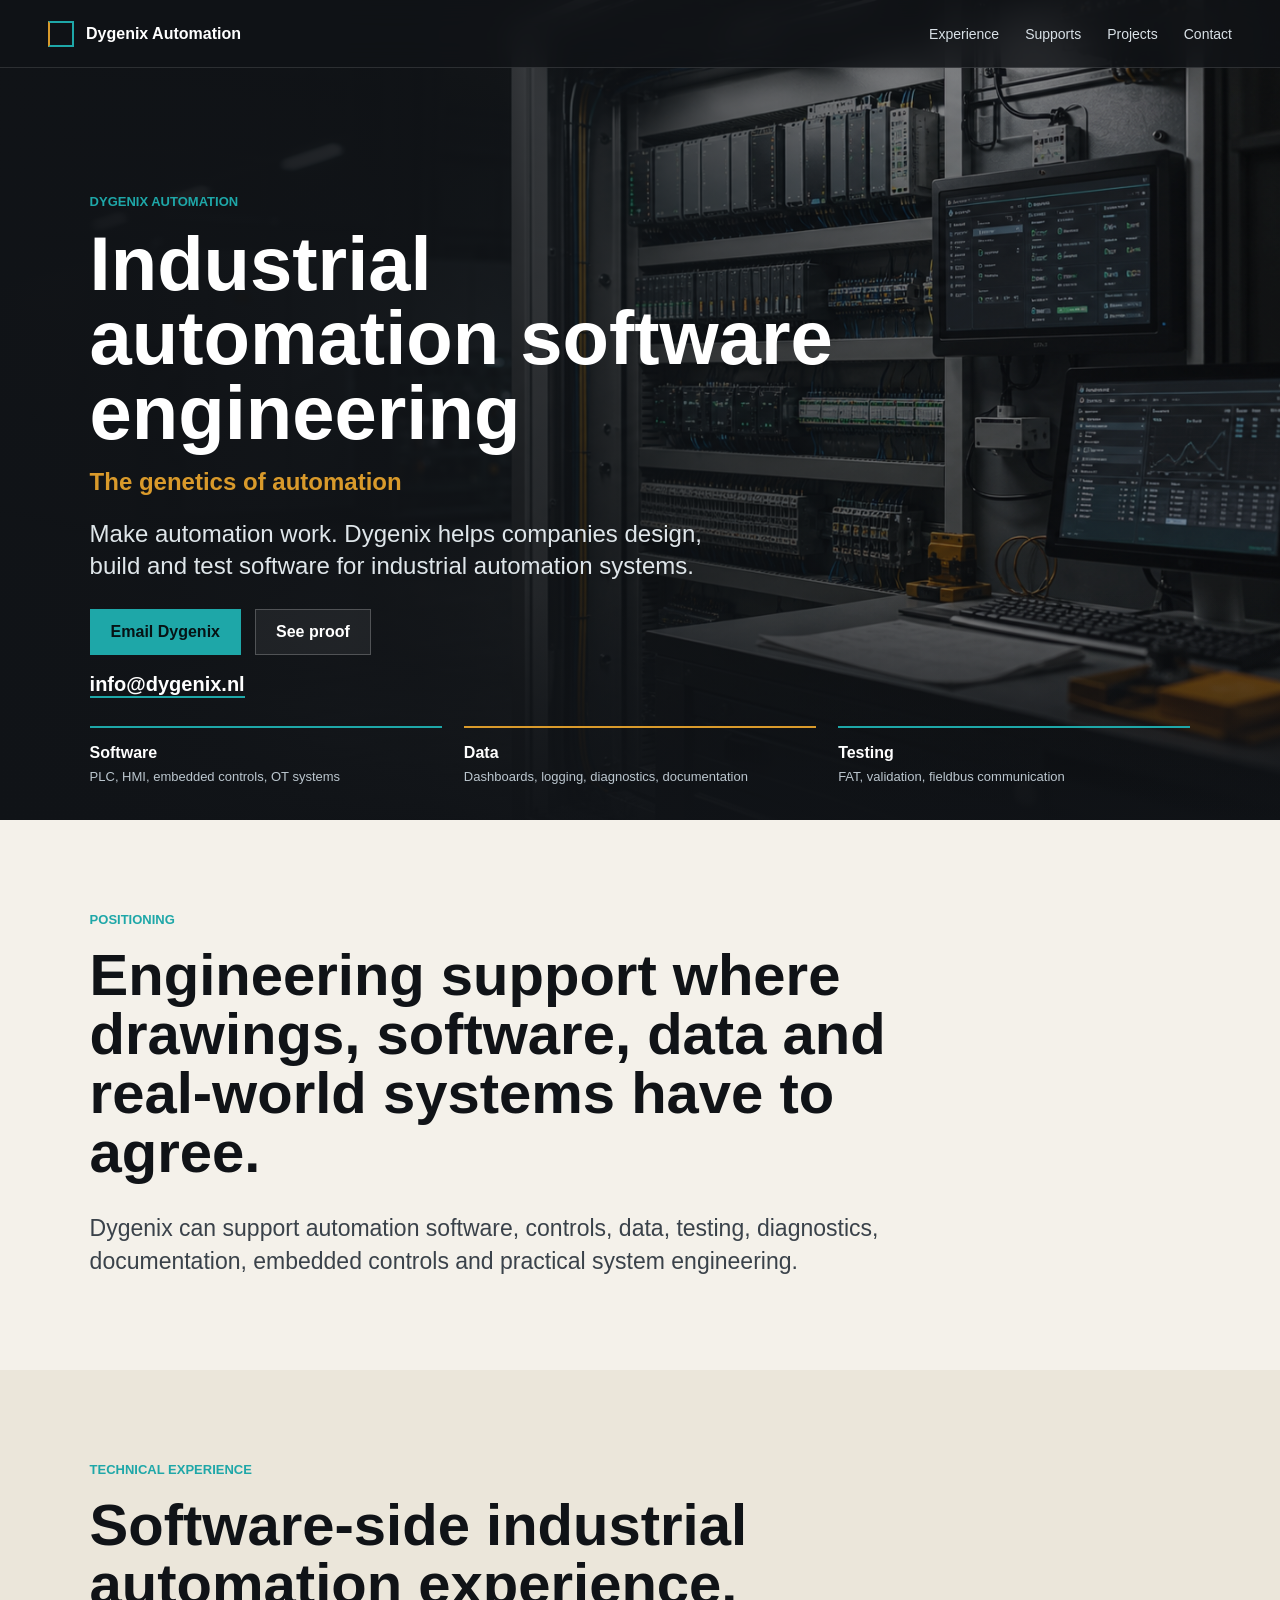
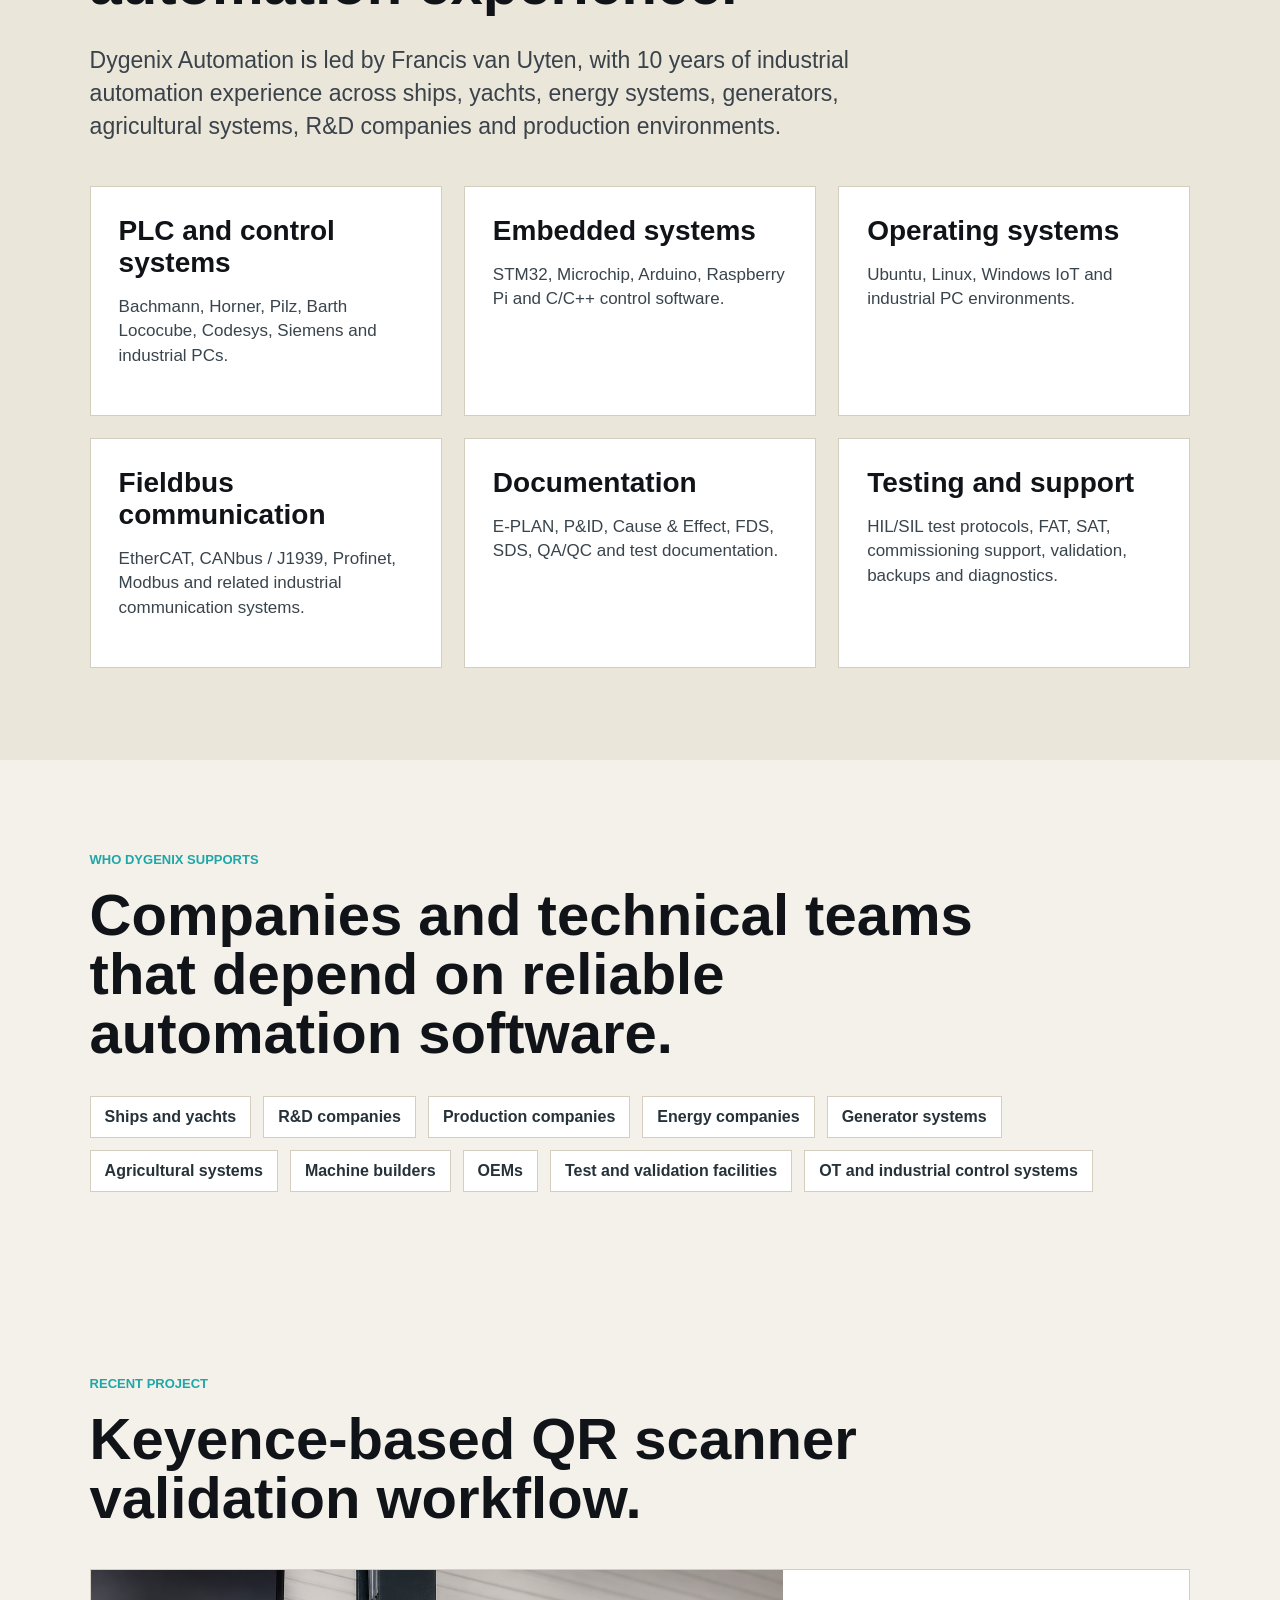
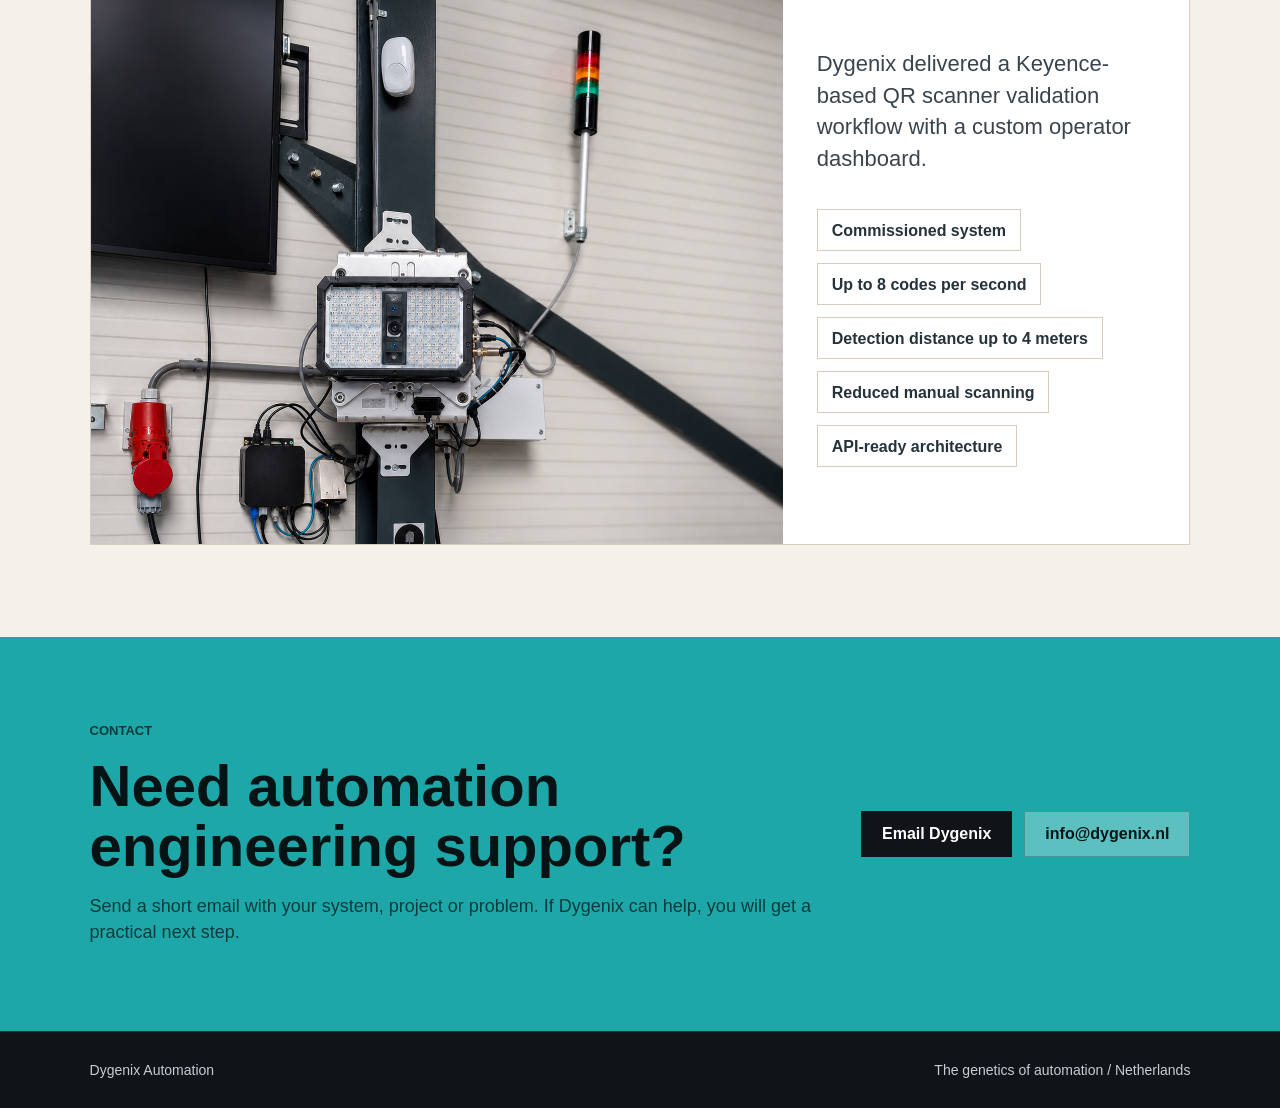
<file: index.html>
<!doctype html>
<html lang="en">
<head>
  <meta charset="utf-8">
  <meta name="viewport" content="width=device-width, initial-scale=1">
  <title>Dygenix Automation</title>
  <meta name="description" content="PLC, HMI, OT and industrial data support for automation systems that need to work reliably in the real world.">
  <link rel="stylesheet" href="styles.css?v=20260612">
</head>
<body>
  <header class="site-header">
    <a class="brand" href="#top" aria-label="Dygenix Automation home">
      <span class="brand-mark"></span>
      <span>Dygenix Automation</span>
    </a>
    <nav aria-label="Main navigation">
      <a href="#experience">Experience</a>
      <a href="#who">Supports</a>
      <a href="#projects">Projects</a>
      <a href="#contact">Contact</a>
    </nav>
  </header>

  <main id="top">
    <section class="hero" aria-labelledby="hero-title">
      <img src="assets/dygenix-industrial-hero.png" alt="Industrial control cabinet and automation engineering workspace" class="hero-image">
      <div class="hero-overlay"></div>
      <div class="hero-content">
        <p class="eyebrow">Dygenix Automation</p>
        <h1 id="hero-title">Industrial automation software engineering</h1>
        <p class="tagline">The genetics of automation</p>
        <p class="hero-copy">Make automation work. Dygenix helps companies design, build and test software for industrial automation systems.</p>
        <div class="hero-actions" aria-label="Primary actions">
          <a class="button primary" href="mailto:info@dygenix.nl">Email Dygenix</a>
          <a class="button secondary" href="#projects">See proof</a>
        </div>
        <a class="hero-email" href="mailto:info@dygenix.nl">info@dygenix.nl</a>
      </div>
      <div class="hero-rail" aria-label="Core capabilities">
        <div><strong>Software</strong><span>PLC, HMI, embedded controls, OT systems</span></div>
        <div><strong>Data</strong><span>Dashboards, logging, diagnostics, documentation</span></div>
        <div><strong>Testing</strong><span>FAT, validation, fieldbus communication</span></div>
      </div>
    </section>

    <section class="intro section">
      <div class="section-head">
        <p class="eyebrow">Positioning</p>
        <h2>Engineering support where drawings, software, data and real-world systems have to agree.</h2>
      </div>
      <p class="lead">Dygenix can support automation software, controls, data, testing, diagnostics, documentation, embedded controls and practical system engineering.</p>
    </section>

    <section id="experience" class="section evidence">
      <div class="section-head">
        <p class="eyebrow">Technical experience</p>
        <h2>Software-side industrial automation experience.</h2>
      </div>
      <p class="lead">Dygenix Automation is led by Francis van Uyten, with 10 years of industrial automation experience across ships, yachts, energy systems, generators, agricultural systems, R&amp;D companies and production environments.</p>
      <div class="experience-grid">
        <article><h3>PLC and control systems</h3><p>Bachmann, Horner, Pilz, Barth Lococube, Codesys, Siemens and industrial PCs.</p></article>
        <article><h3>Embedded systems</h3><p>STM32, Microchip, Arduino, Raspberry Pi and C/C++ control software.</p></article>
        <article><h3>Operating systems</h3><p>Ubuntu, Linux, Windows IoT and industrial PC environments.</p></article>
        <article><h3>Fieldbus communication</h3><p>EtherCAT, CANbus / J1939, Profinet, Modbus and related industrial communication systems.</p></article>
        <article><h3>Documentation</h3><p>E-PLAN, P&amp;ID, Cause &amp; Effect, FDS, SDS, QA/QC and test documentation.</p></article>
        <article><h3>Testing and support</h3><p>HIL/SIL test protocols, FAT, SAT, commissioning support, validation, backups and diagnostics.</p></article>
      </div>
    </section>

    <section id="who" class="section who">
      <div class="section-head">
        <p class="eyebrow">Who Dygenix supports</p>
        <h2>Companies and technical teams that depend on reliable automation software.</h2>
      </div>
      <div class="system-list" aria-label="Systems and teams Dygenix supports">
        <span>Ships and yachts</span>
        <span>R&amp;D companies</span>
        <span>Production companies</span>
        <span>Energy companies</span>
        <span>Generator systems</span>
        <span>Agricultural systems</span>
        <span>Machine builders</span>
        <span>OEMs</span>
        <span>Test and validation facilities</span>
        <span>OT and industrial control systems</span>
      </div>
    </section>

    <section id="projects" class="section projects">
      <div class="section-head">
        <p class="eyebrow">Recent project</p>
        <h2>Keyence-based QR scanner validation workflow.</h2>
      </div>
      <article class="project-proof">
        <figure class="project-proof-photo">
          <img src="assets/projects/qr-scanner-system-enhanced.png" alt="Keyence-based QR scanner system overview">
        </figure>
        <div class="project-proof-copy">
          <p>Dygenix delivered a Keyence-based QR scanner validation workflow with a custom operator dashboard.</p>
          <ul class="result-list">
            <li>Commissioned system</li>
            <li>Up to 8 codes per second</li>
            <li>Detection distance up to 4 meters</li>
            <li>Reduced manual scanning</li>
            <li>API-ready architecture</li>
          </ul>
        </div>
      </article>
    </section>

    <section id="contact" class="contact">
      <div>
        <p class="eyebrow">Contact</p>
        <h2>Need automation engineering support?</h2>
        <p class="contact-next">Send a short email with your system, project or problem. If Dygenix can help, you will get a practical next step.</p>
      </div>
      <div class="contact-actions">
        <a class="button primary" href="mailto:info@dygenix.nl">Email Dygenix</a>
        <a class="button contact-email" href="mailto:info@dygenix.nl">info@dygenix.nl</a>
      </div>
    </section>
  </main>

  <footer class="footer">
    <span>Dygenix Automation</span>
    <span>The genetics of automation / Netherlands</span>
  </footer>
</body>
</html>
</file>
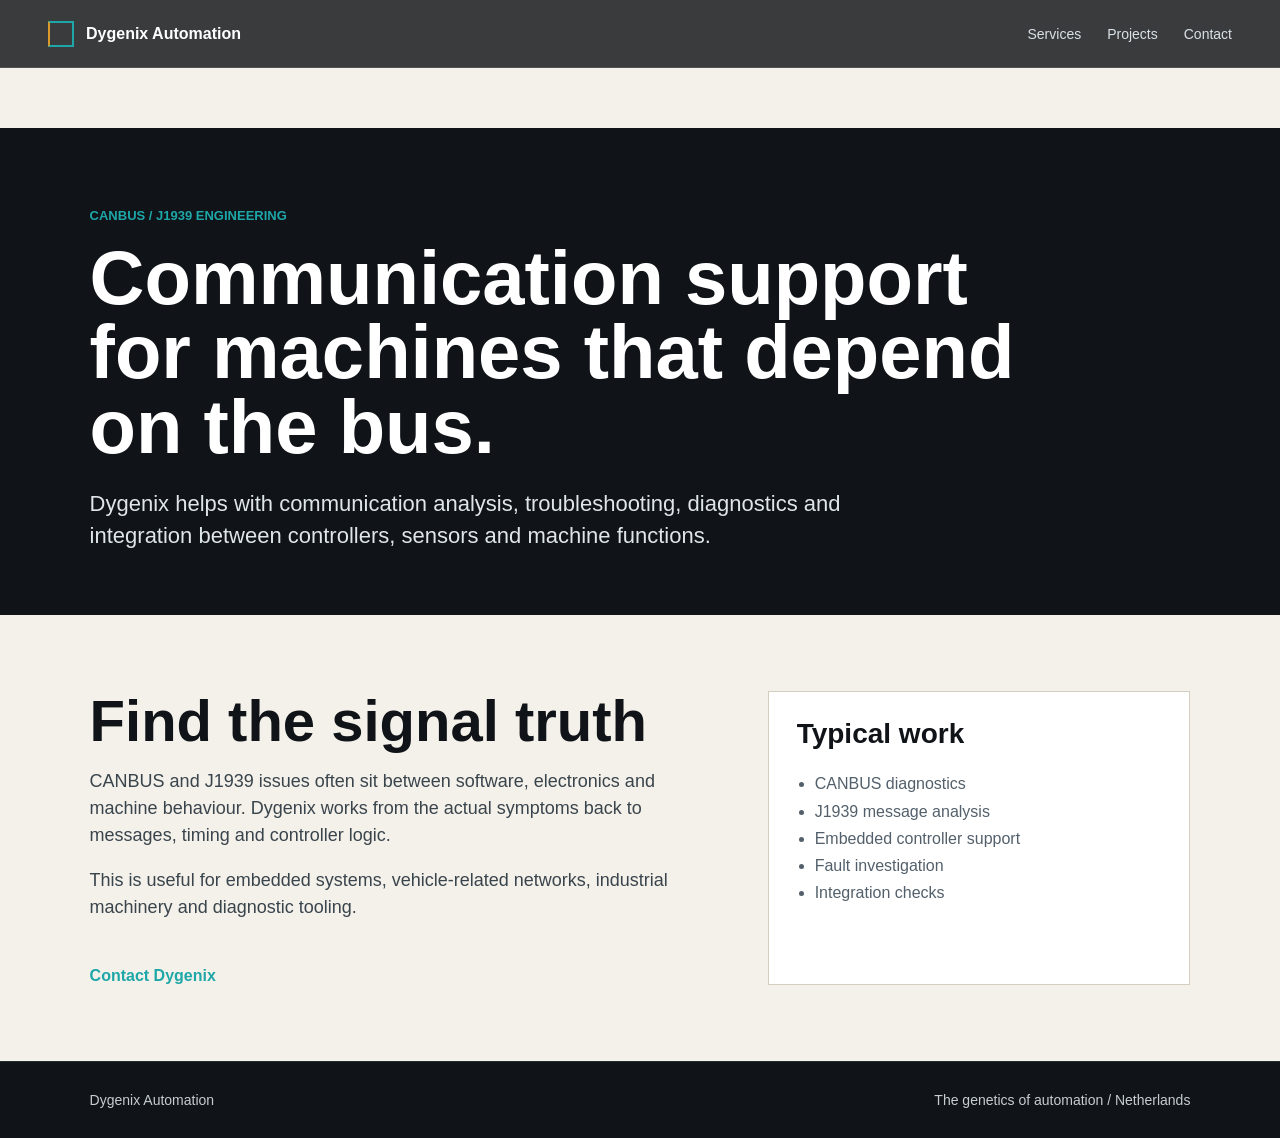
<file: services/canbus-j1939-engineering.html>
<!doctype html>
<html lang="en">
<head>
  <meta charset="utf-8">
  <meta name="viewport" content="width=device-width, initial-scale=1">
  <title>CANBUS / J1939 Engineering | Dygenix Automation</title>
  <meta name="description" content="CANBUS and J1939 diagnostics, troubleshooting and integration support for machines, vehicles and industrial systems.">
  <link rel="stylesheet" href="../styles.css">
</head>
<body>
  <header class="site-header">
    <a class="brand" href="../index.html#top" aria-label="Dygenix Automation home"><span class="brand-mark"></span><span>Dygenix Automation</span></a>
    <nav aria-label="Main navigation"><a href="../index.html#services">Services</a><a href="../index.html#projects">Projects</a><a href="../index.html#contact">Contact</a></nav>
  </header>
  <main class="service-page">
    <section class="service-hero">
      <p class="eyebrow">CANBUS / J1939 Engineering</p>
      <h1>Communication support for machines that depend on the bus.</h1>
      <p>Dygenix helps with communication analysis, troubleshooting, diagnostics and integration between controllers, sensors and machine functions.</p>
    </section>
    <section class="service-detail">
      <div>
        <h2>Find the signal truth</h2>
        <p>CANBUS and J1939 issues often sit between software, electronics and machine behaviour. Dygenix works from the actual symptoms back to messages, timing and controller logic.</p>
        <p>This is useful for embedded systems, vehicle-related networks, industrial machinery and diagnostic tooling.</p>
        <a class="back-link" href="../index.html#contact">Contact Dygenix</a>
      </div>
      <aside class="service-aside">
        <h2>Typical work</h2>
        <ul>
          <li>CANBUS diagnostics</li>
          <li>J1939 message analysis</li>
          <li>Embedded controller support</li>
          <li>Fault investigation</li>
          <li>Integration checks</li>
        </ul>
      </aside>
    </section>
  </main>
  <footer class="footer"><span>Dygenix Automation</span><span>The genetics of automation / Netherlands</span></footer>
</body>
</html>
</file>
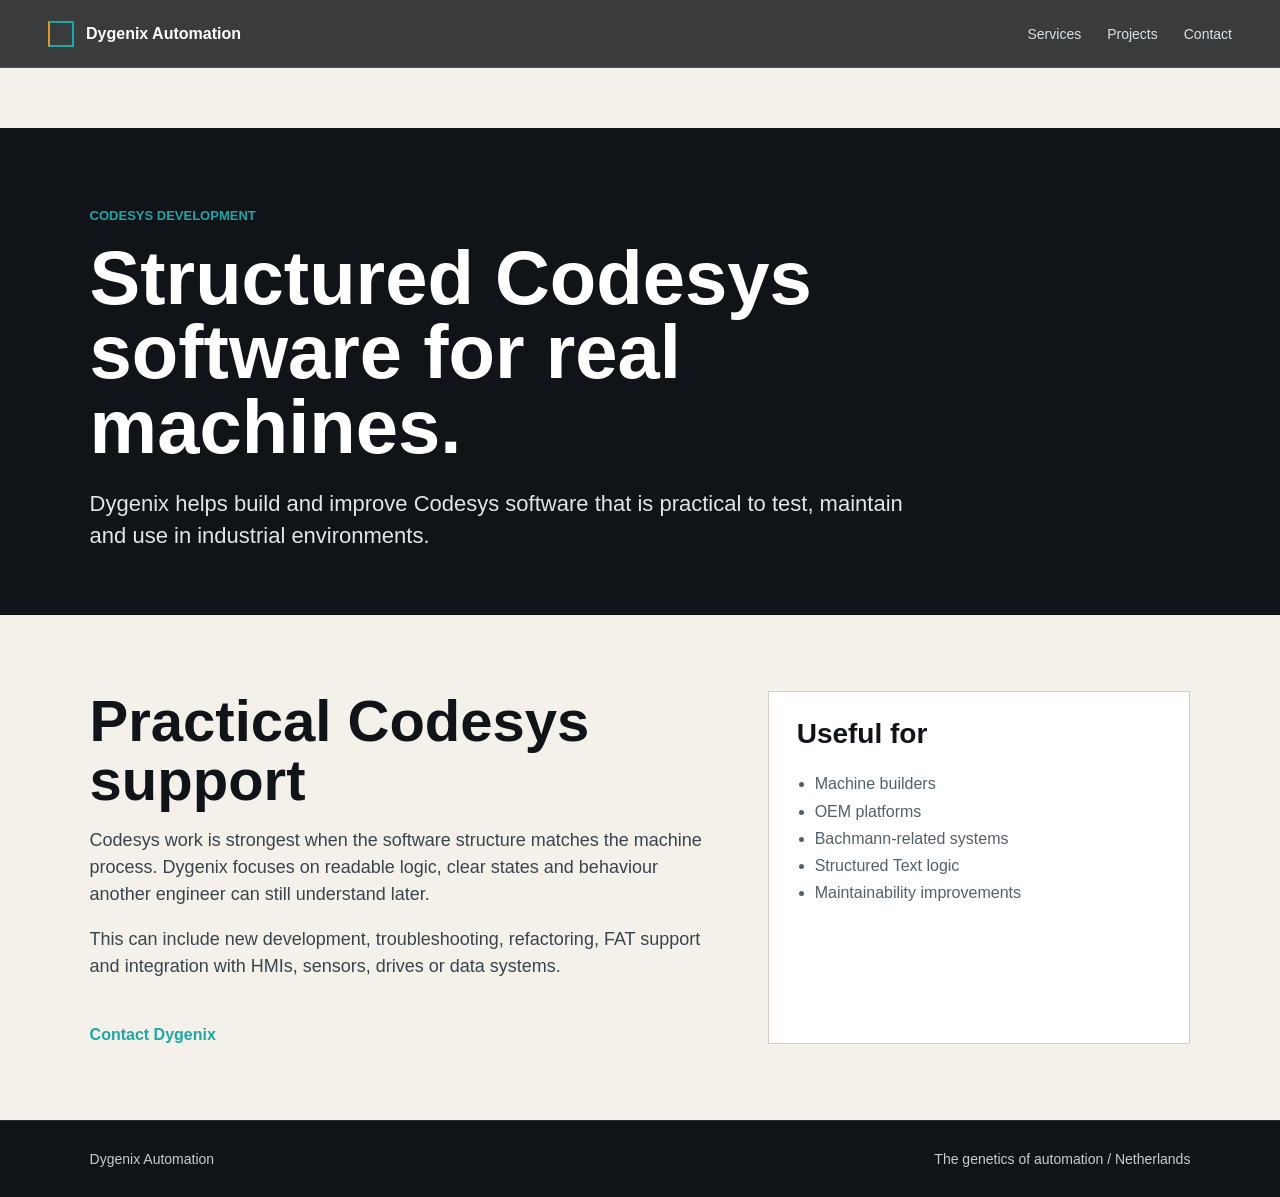
<file: services/codesys-development.html>
<!doctype html>
<html lang="en">
<head>
  <meta charset="utf-8">
  <meta name="viewport" content="width=device-width, initial-scale=1">
  <title>Codesys Programmer | Dygenix Automation</title>
  <meta name="description" content="Codesys development for machine control, automation platforms and industrial applications.">
  <link rel="stylesheet" href="../styles.css">
</head>
<body>
  <header class="site-header">
    <a class="brand" href="../index.html#top" aria-label="Dygenix Automation home"><span class="brand-mark"></span><span>Dygenix Automation</span></a>
    <nav aria-label="Main navigation"><a href="../index.html#services">Services</a><a href="../index.html#projects">Projects</a><a href="../index.html#contact">Contact</a></nav>
  </header>
  <main class="service-page">
    <section class="service-hero">
      <p class="eyebrow">Codesys Development</p>
      <h1>Structured Codesys software for real machines.</h1>
      <p>Dygenix helps build and improve Codesys software that is practical to test, maintain and use in industrial environments.</p>
    </section>
    <section class="service-detail">
      <div>
        <h2>Practical Codesys support</h2>
        <p>Codesys work is strongest when the software structure matches the machine process. Dygenix focuses on readable logic, clear states and behaviour another engineer can still understand later.</p>
        <p>This can include new development, troubleshooting, refactoring, FAT support and integration with HMIs, sensors, drives or data systems.</p>
        <a class="back-link" href="../index.html#contact">Contact Dygenix</a>
      </div>
      <aside class="service-aside">
        <h2>Useful for</h2>
        <ul>
          <li>Machine builders</li>
          <li>OEM platforms</li>
          <li>Bachmann-related systems</li>
          <li>Structured Text logic</li>
          <li>Maintainability improvements</li>
        </ul>
      </aside>
    </section>
  </main>
  <footer class="footer"><span>Dygenix Automation</span><span>The genetics of automation / Netherlands</span></footer>
</body>
</html>
</file>
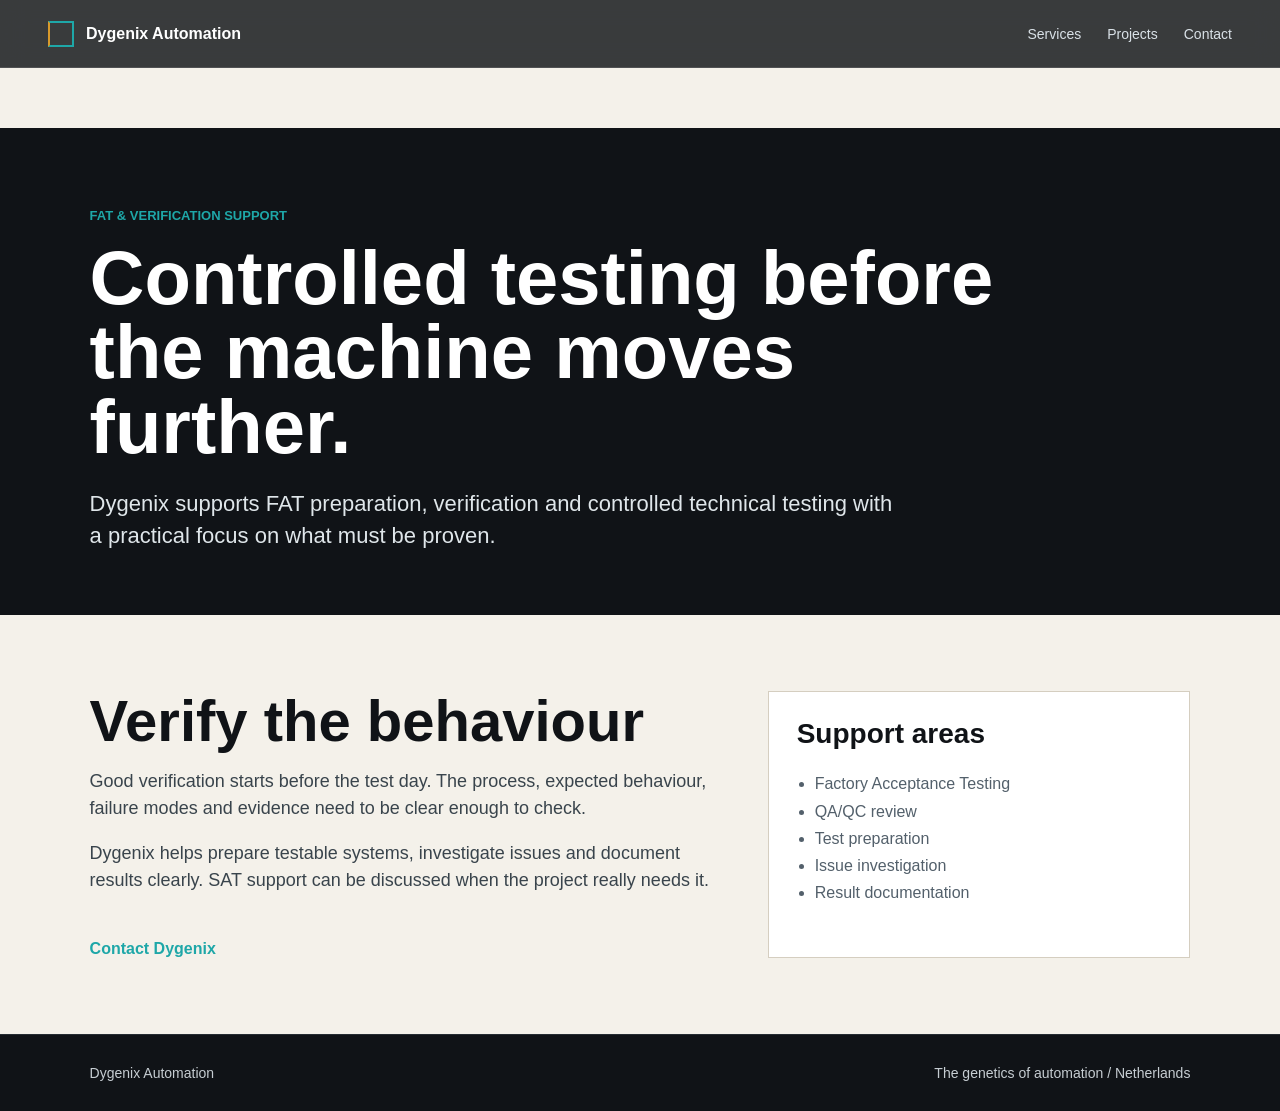
<file: services/fat-verification-support.html>
<!doctype html>
<html lang="en">
<head>
  <meta charset="utf-8">
  <meta name="viewport" content="width=device-width, initial-scale=1">
  <title>FAT & Verification Support | Dygenix Automation</title>
  <meta name="description" content="Factory Acceptance Testing, QA/QC and controlled verification support for industrial automation systems.">
  <link rel="stylesheet" href="../styles.css">
</head>
<body>
  <header class="site-header">
    <a class="brand" href="../index.html#top" aria-label="Dygenix Automation home"><span class="brand-mark"></span><span>Dygenix Automation</span></a>
    <nav aria-label="Main navigation"><a href="../index.html#services">Services</a><a href="../index.html#projects">Projects</a><a href="../index.html#contact">Contact</a></nav>
  </header>
  <main class="service-page">
    <section class="service-hero">
      <p class="eyebrow">FAT & Verification Support</p>
      <h1>Controlled testing before the machine moves further.</h1>
      <p>Dygenix supports FAT preparation, verification and controlled technical testing with a practical focus on what must be proven.</p>
    </section>
    <section class="service-detail">
      <div>
        <h2>Verify the behaviour</h2>
        <p>Good verification starts before the test day. The process, expected behaviour, failure modes and evidence need to be clear enough to check.</p>
        <p>Dygenix helps prepare testable systems, investigate issues and document results clearly. SAT support can be discussed when the project really needs it.</p>
        <a class="back-link" href="../index.html#contact">Contact Dygenix</a>
      </div>
      <aside class="service-aside">
        <h2>Support areas</h2>
        <ul>
          <li>Factory Acceptance Testing</li>
          <li>QA/QC review</li>
          <li>Test preparation</li>
          <li>Issue investigation</li>
          <li>Result documentation</li>
        </ul>
      </aside>
    </section>
  </main>
  <footer class="footer"><span>Dygenix Automation</span><span>The genetics of automation / Netherlands</span></footer>
</body>
</html>
</file>
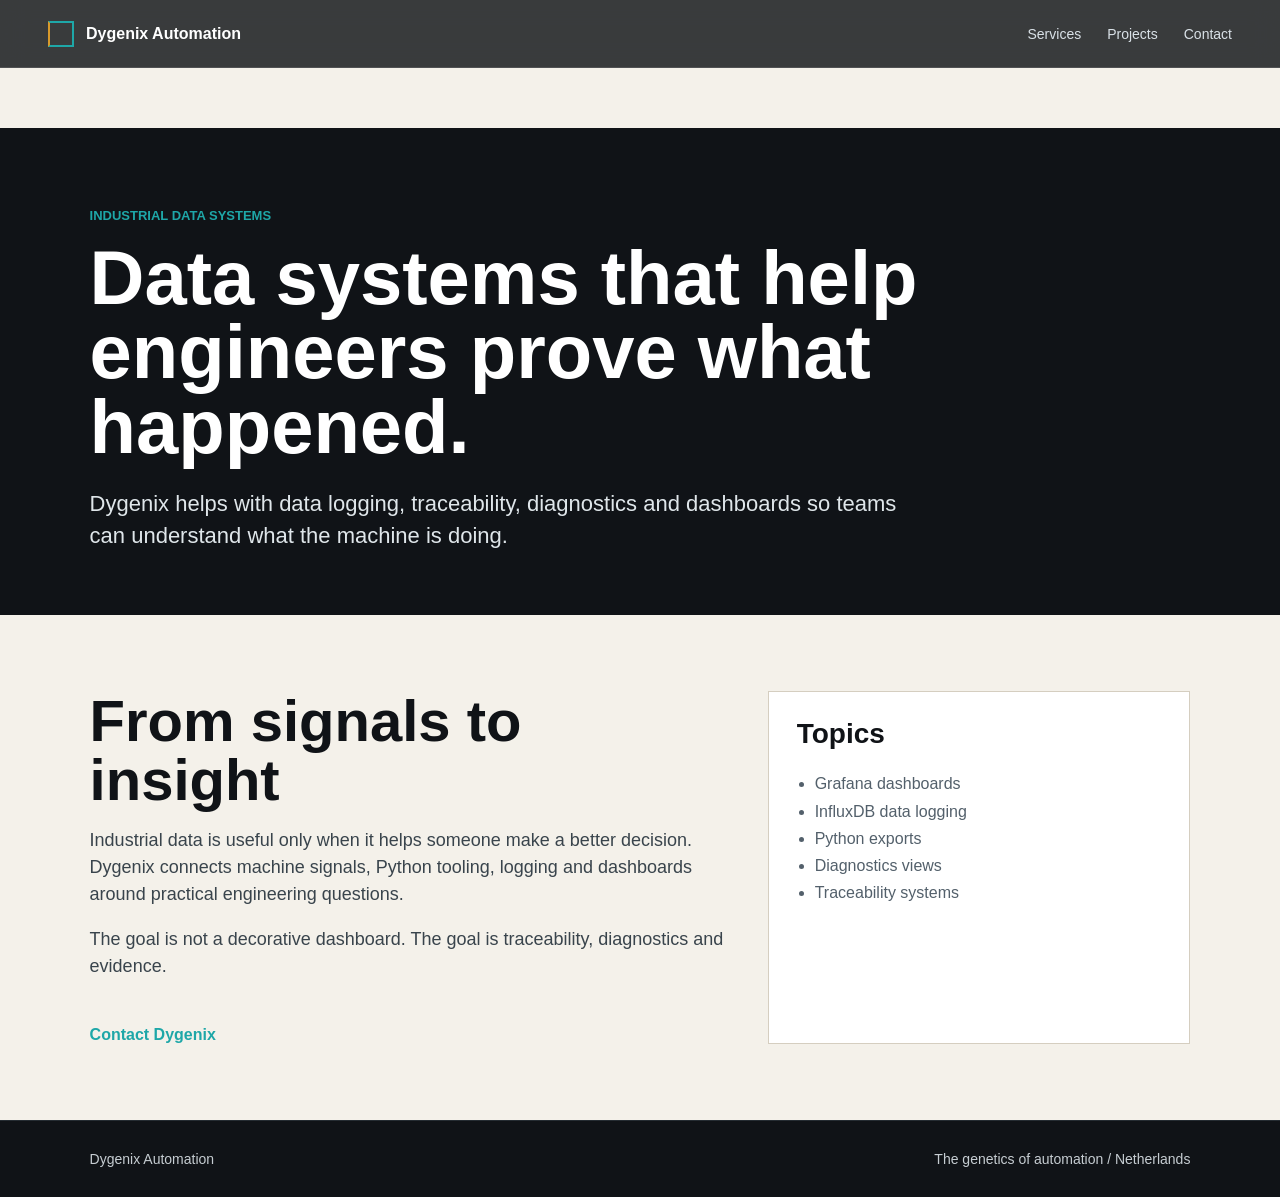
<file: services/industrial-data-systems.html>
<!doctype html>
<html lang="en">
<head>
  <meta charset="utf-8">
  <meta name="viewport" content="width=device-width, initial-scale=1">
  <title>Industrial Data Systems | Grafana InfluxDB | Dygenix Automation</title>
  <meta name="description" content="Industrial data logging, dashboards, diagnostics and traceability with Python, Grafana and InfluxDB.">
  <link rel="stylesheet" href="../styles.css">
</head>
<body>
  <header class="site-header">
    <a class="brand" href="../index.html#top" aria-label="Dygenix Automation home"><span class="brand-mark"></span><span>Dygenix Automation</span></a>
    <nav aria-label="Main navigation"><a href="../index.html#services">Services</a><a href="../index.html#projects">Projects</a><a href="../index.html#contact">Contact</a></nav>
  </header>
  <main class="service-page">
    <section class="service-hero">
      <p class="eyebrow">Industrial Data Systems</p>
      <h1>Data systems that help engineers prove what happened.</h1>
      <p>Dygenix helps with data logging, traceability, diagnostics and dashboards so teams can understand what the machine is doing.</p>
    </section>
    <section class="service-detail">
      <div>
        <h2>From signals to insight</h2>
        <p>Industrial data is useful only when it helps someone make a better decision. Dygenix connects machine signals, Python tooling, logging and dashboards around practical engineering questions.</p>
        <p>The goal is not a decorative dashboard. The goal is traceability, diagnostics and evidence.</p>
        <a class="back-link" href="../index.html#contact">Contact Dygenix</a>
      </div>
      <aside class="service-aside">
        <h2>Topics</h2>
        <ul>
          <li>Grafana dashboards</li>
          <li>InfluxDB data logging</li>
          <li>Python exports</li>
          <li>Diagnostics views</li>
          <li>Traceability systems</li>
        </ul>
      </aside>
    </section>
  </main>
  <footer class="footer"><span>Dygenix Automation</span><span>The genetics of automation / Netherlands</span></footer>
</body>
</html>
</file>
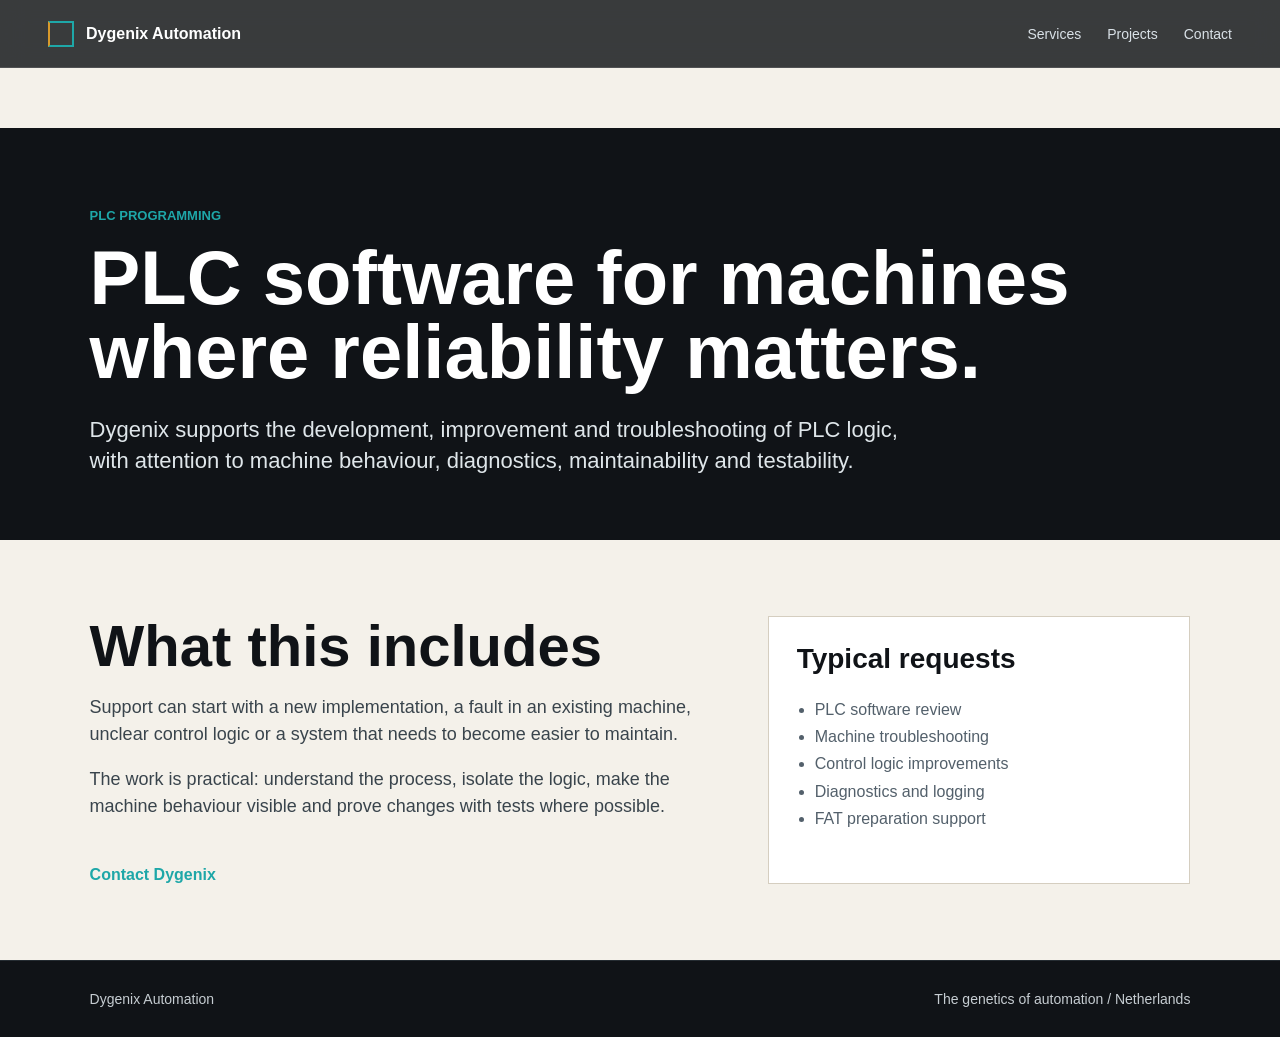
<file: services/plc-programming.html>
<!doctype html>
<html lang="en">
<head>
  <meta charset="utf-8">
  <meta name="viewport" content="width=device-width, initial-scale=1">
  <title>PLC Programming Netherlands | Dygenix Automation</title>
  <meta name="description" content="PLC programming and troubleshooting for industrial machines, test stands and production systems in the Netherlands.">
  <link rel="stylesheet" href="../styles.css">
</head>
<body>
  <header class="site-header">
    <a class="brand" href="../index.html#top" aria-label="Dygenix Automation home"><span class="brand-mark"></span><span>Dygenix Automation</span></a>
    <nav aria-label="Main navigation"><a href="../index.html#services">Services</a><a href="../index.html#projects">Projects</a><a href="../index.html#contact">Contact</a></nav>
  </header>
  <main class="service-page">
    <section class="service-hero">
      <p class="eyebrow">PLC Programming</p>
      <h1>PLC software for machines where reliability matters.</h1>
      <p>Dygenix supports the development, improvement and troubleshooting of PLC logic, with attention to machine behaviour, diagnostics, maintainability and testability.</p>
    </section>
    <section class="service-detail">
      <div>
        <h2>What this includes</h2>
        <p>Support can start with a new implementation, a fault in an existing machine, unclear control logic or a system that needs to become easier to maintain.</p>
        <p>The work is practical: understand the process, isolate the logic, make the machine behaviour visible and prove changes with tests where possible.</p>
        <a class="back-link" href="../index.html#contact">Contact Dygenix</a>
      </div>
      <aside class="service-aside">
        <h2>Typical requests</h2>
        <ul>
          <li>PLC software review</li>
          <li>Machine troubleshooting</li>
          <li>Control logic improvements</li>
          <li>Diagnostics and logging</li>
          <li>FAT preparation support</li>
        </ul>
      </aside>
    </section>
  </main>
  <footer class="footer"><span>Dygenix Automation</span><span>The genetics of automation / Netherlands</span></footer>
</body>
</html>
</file>
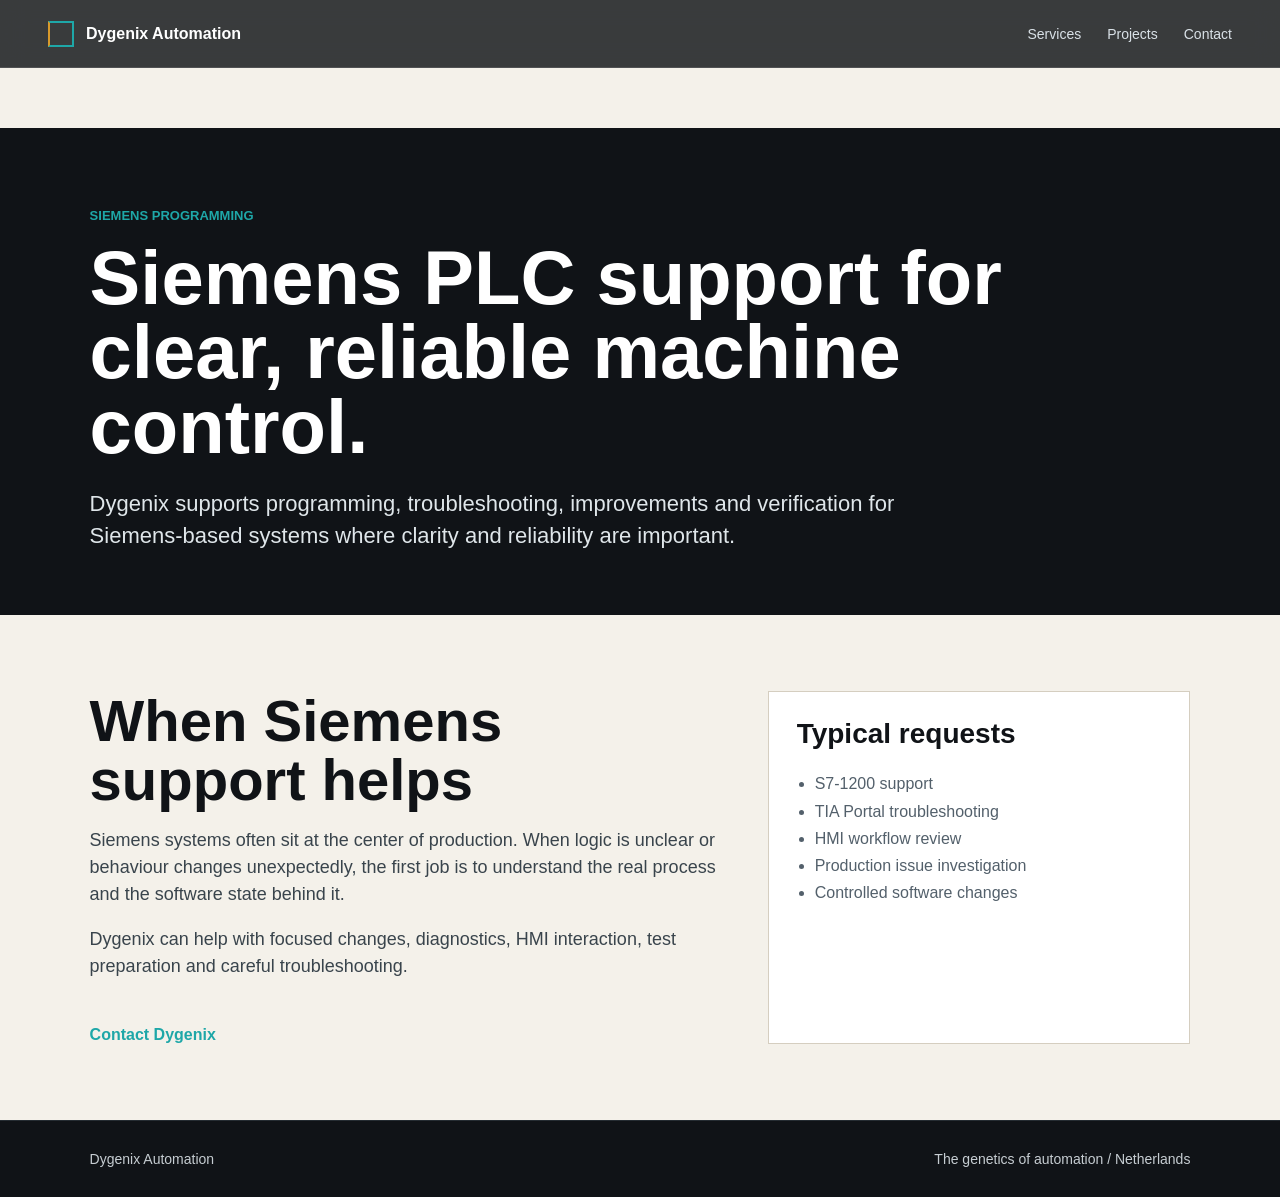
<file: services/siemens-programming.html>
<!doctype html>
<html lang="en">
<head>
  <meta charset="utf-8">
  <meta name="viewport" content="width=device-width, initial-scale=1">
  <title>Siemens S7 Programmer | Dygenix Automation</title>
  <meta name="description" content="Siemens PLC support for industrial automation systems, machine control and production environments.">
  <link rel="stylesheet" href="../styles.css">
</head>
<body>
  <header class="site-header">
    <a class="brand" href="../index.html#top" aria-label="Dygenix Automation home"><span class="brand-mark"></span><span>Dygenix Automation</span></a>
    <nav aria-label="Main navigation"><a href="../index.html#services">Services</a><a href="../index.html#projects">Projects</a><a href="../index.html#contact">Contact</a></nav>
  </header>
  <main class="service-page">
    <section class="service-hero">
      <p class="eyebrow">Siemens Programming</p>
      <h1>Siemens PLC support for clear, reliable machine control.</h1>
      <p>Dygenix supports programming, troubleshooting, improvements and verification for Siemens-based systems where clarity and reliability are important.</p>
    </section>
    <section class="service-detail">
      <div>
        <h2>When Siemens support helps</h2>
        <p>Siemens systems often sit at the center of production. When logic is unclear or behaviour changes unexpectedly, the first job is to understand the real process and the software state behind it.</p>
        <p>Dygenix can help with focused changes, diagnostics, HMI interaction, test preparation and careful troubleshooting.</p>
        <a class="back-link" href="../index.html#contact">Contact Dygenix</a>
      </div>
      <aside class="service-aside">
        <h2>Typical requests</h2>
        <ul>
          <li>S7-1200 support</li>
          <li>TIA Portal troubleshooting</li>
          <li>HMI workflow review</li>
          <li>Production issue investigation</li>
          <li>Controlled software changes</li>
        </ul>
      </aside>
    </section>
  </main>
  <footer class="footer"><span>Dygenix Automation</span><span>The genetics of automation / Netherlands</span></footer>
</body>
</html>
</file>
<file: styles.css>
:root {
  --ink: #101317;
  --paper: #f4f1ea;
  --paper-2: #ebe6da;
  --cyan: #1ea7a8;
  --amber: #d99a2b;
  --steel: #63717e;
  --white: #ffffff;
  --line: #d5cec0;
}

* {
  box-sizing: border-box;
}

html {
  scroll-behavior: smooth;
}

body {
  margin: 0;
  background: var(--paper);
  color: var(--ink);
  font-family: Aptos, Arial, sans-serif;
}

a {
  color: inherit;
  text-decoration: none;
}

.site-header {
  position: fixed;
  inset: 0 0 auto;
  z-index: 10;
  display: flex;
  align-items: center;
  justify-content: space-between;
  min-height: 68px;
  padding: 0 48px;
  color: var(--white);
  background: color-mix(in srgb, var(--ink) 82%, transparent);
  border-bottom: 1px solid rgba(255, 255, 255, 0.12);
  backdrop-filter: blur(14px);
}

.brand {
  display: inline-flex;
  align-items: center;
  gap: 12px;
  font-weight: 800;
}

.brand-mark {
  width: 26px;
  height: 26px;
  border: 2px solid var(--cyan);
  border-left-color: var(--amber);
}

nav {
  display: flex;
  align-items: center;
  gap: 26px;
  font-size: 14px;
  color: #d9e1e7;
}

nav a:hover {
  color: var(--white);
}

.hero {
  position: relative;
  min-height: 820px;
  display: grid;
  align-items: center;
  overflow: hidden;
  background: var(--ink);
}

.hero-image {
  position: absolute;
  inset: 0;
  width: 100%;
  height: 100%;
  object-fit: cover;
  object-position: center right;
  opacity: 0.78;
}

.hero-overlay {
  position: absolute;
  inset: 0;
  background:
    linear-gradient(90deg, rgba(16, 19, 23, 0.98) 0%, rgba(16, 19, 23, 0.88) 33%, rgba(16, 19, 23, 0.34) 72%, rgba(16, 19, 23, 0.12) 100%),
    linear-gradient(0deg, rgba(16, 19, 23, 0.94) 0%, rgba(16, 19, 23, 0) 28%);
}

.hero-content {
  position: relative;
  width: min(760px, calc(100% - 40px));
  margin-left: clamp(28px, 7vw, 96px);
  padding-top: 72px;
  color: var(--white);
}

.eyebrow {
  margin: 0 0 18px;
  color: var(--cyan);
  font-size: 13px;
  font-weight: 800;
  text-transform: uppercase;
}

h1,
h2,
h3,
p {
  overflow-wrap: anywhere;
}

h1 {
  margin: 0;
  font-size: clamp(44px, 6vw, 76px);
  line-height: 0.98;
}

.hero-copy {
  max-width: 660px;
  margin: 22px 0 0;
  color: #dfe6ea;
  font-size: clamp(19px, 2vw, 24px);
  line-height: 1.32;
}

.tagline {
  margin: 18px 0 0;
  color: var(--amber);
  font-size: clamp(19px, 2vw, 24px);
  font-weight: 900;
}

.hero-actions {
  display: flex;
  flex-wrap: wrap;
  gap: 14px;
  margin-top: 28px;
}

.button {
  display: inline-flex;
  align-items: center;
  justify-content: center;
  min-height: 46px;
  padding: 0 20px;
  border: 1px solid rgba(255, 255, 255, 0.22);
  font-weight: 800;
}

.button.primary {
  background: var(--cyan);
  border-color: var(--cyan);
  color: #061315;
}

.button.secondary {
  color: var(--white);
  background: rgba(255, 255, 255, 0.06);
}

.hero-email {
  display: inline-flex;
  margin-top: 18px;
  color: var(--white);
  font-size: 20px;
  font-weight: 900;
  border-bottom: 2px solid var(--cyan);
}

.hero-rail {
  position: absolute;
  left: clamp(28px, 7vw, 96px);
  right: clamp(28px, 7vw, 96px);
  bottom: 22px;
  display: grid;
  grid-template-columns: repeat(3, 1fr);
  gap: 22px;
  color: var(--white);
}

.hero-rail div {
  min-height: 72px;
  padding-top: 16px;
  border-top: 2px solid var(--cyan);
}

.hero-rail div:nth-child(2) {
  border-top-color: var(--amber);
}

.hero-rail strong,
.hero-rail span {
  display: block;
}

.hero-rail strong {
  margin-bottom: 7px;
}

.hero-rail span {
  color: #bbc6ce;
  font-size: 13px;
}

.section {
  padding: 92px clamp(28px, 7vw, 96px);
}

.section-head {
  max-width: 920px;
}

h2 {
  margin: 0;
  max-width: 940px;
  font-size: clamp(34px, 4.8vw, 58px);
  line-height: 1.02;
}

.lead {
  max-width: 850px;
  margin: 30px 0 0;
  color: #3a424a;
  font-size: 23px;
  line-height: 1.45;
}

.service-grid,
.steps,
.project-grid,
.who-grid,
.support-grid,
.experience-grid {
  display: grid;
  grid-template-columns: repeat(3, 1fr);
  gap: 22px;
  margin-top: 42px;
}

.service,
.steps article,
.who-grid article,
.support-grid > div,
.experience-grid article {
  min-height: 300px;
  padding: 28px;
  background: var(--white);
  border: 1px solid var(--line);
}

.accent {
  display: block;
  width: 38px;
  height: 4px;
  margin-bottom: 34px;
  background: var(--cyan);
}

.accent.amber {
  background: var(--amber);
}

h3 {
  margin: 0 0 16px;
  font-size: 28px;
}

.service p,
.steps p {
  color: #39444c;
  font-size: 17px;
  line-height: 1.45;
}

ul {
  margin: 22px 0 0;
  padding-left: 18px;
  color: #53606b;
  line-height: 1.7;
}

.who {
  background: var(--paper);
}

.experience-grid {
  grid-template-columns: repeat(3, 1fr);
}

.experience-grid article {
  min-height: 230px;
}

.experience-grid p {
  margin: 0;
  color: #39444c;
  font-size: 17px;
  line-height: 1.45;
}

.contact-fit {
  background: var(--paper-2);
}

.reason-grid {
  display: grid;
  grid-template-columns: repeat(2, 1fr);
  gap: 12px;
  margin-top: 34px;
}

.reason-grid span {
  min-height: 58px;
  display: flex;
  align-items: center;
  padding: 16px 18px;
  background: var(--white);
  border: 1px solid var(--line);
  color: #26323a;
  font-size: 17px;
  font-weight: 800;
  line-height: 1.35;
}

.who-grid {
  grid-template-columns: repeat(4, 1fr);
}

.who-grid article {
  min-height: 260px;
}

.who-grid p,
.support-grid p {
  color: #39444c;
  font-size: 17px;
  line-height: 1.45;
}

.system-list,
.result-list {
  display: flex;
  flex-wrap: wrap;
  gap: 12px;
  margin-top: 34px;
  padding: 0;
  list-style: none;
}

.system-list span,
.result-list li {
  display: inline-flex;
  align-items: center;
  min-height: 42px;
  padding: 0 14px;
  background: var(--white);
  border: 1px solid var(--line);
  color: #26323a;
  font-weight: 900;
}

.service-links {
  display: flex;
  flex-wrap: wrap;
  gap: 12px;
  margin-top: 30px;
}

.service-links a {
  padding: 11px 14px;
  background: var(--ink);
  color: var(--white);
  font-size: 14px;
  font-weight: 800;
}

.about {
  background: var(--paper-2);
}

.about-grid {
  display: grid;
  grid-template-columns: minmax(0, 1.3fr) minmax(300px, 0.7fr);
  gap: 42px;
  align-items: start;
  margin-top: 42px;
}

.about-copy {
  max-width: 880px;
}

.about-copy p {
  margin: 0 0 22px;
  color: #39444c;
  font-size: 20px;
  line-height: 1.52;
}

.about-copy p:last-child {
  margin-bottom: 0;
}

.about-principles {
  display: grid;
  gap: 12px;
}

.about-principles div {
  display: grid;
  grid-template-columns: 48px 1fr;
  gap: 16px;
  align-items: center;
  min-height: 72px;
  padding: 18px 20px;
  background: var(--white);
  border: 1px solid var(--line);
}

.about-principles span {
  color: var(--amber);
  font-size: 20px;
  font-weight: 900;
}

.about-principles strong {
  font-size: 18px;
}

.projects {
  background: var(--paper);
}

.project-proof {
  display: grid;
  grid-template-columns: minmax(0, 1.3fr) minmax(320px, 0.7fr);
  gap: 34px;
  align-items: stretch;
  margin-top: 42px;
  background: var(--white);
  border: 1px solid var(--line);
}

.project-proof-photo {
  margin: 0;
  min-height: 500px;
  background: var(--ink);
}

.project-proof-photo img {
  display: block;
  width: 100%;
  height: 100%;
  min-height: 500px;
  object-fit: cover;
}

.project-proof-copy {
  display: grid;
  align-content: center;
  padding: 36px 38px 36px 0;
}

.project-proof-copy p {
  margin: 0;
  color: #39444c;
  font-size: 22px;
  line-height: 1.45;
}

.project-card {
  overflow: hidden;
  background: var(--white);
  border: 1px solid var(--line);
}

.project-photo {
  position: relative;
  display: grid;
  place-items: center;
  aspect-ratio: 4 / 3;
  min-height: 240px;
  color: #dce8ea;
  background:
    linear-gradient(135deg, rgba(30, 167, 168, 0.46), rgba(16, 19, 23, 0.9)),
    repeating-linear-gradient(90deg, rgba(255, 255, 255, 0.08) 0 1px, transparent 1px 24px),
    #172025;
}

.project-photo img {
  width: 100%;
  height: 100%;
  object-fit: cover;
  display: block;
}

.project-photo.amber {
  background:
    linear-gradient(135deg, rgba(217, 154, 43, 0.52), rgba(16, 19, 23, 0.9)),
    repeating-linear-gradient(0deg, rgba(255, 255, 255, 0.08) 0 1px, transparent 1px 24px),
    #1c2024;
}

.project-photo.steel {
  background:
    linear-gradient(135deg, rgba(99, 113, 126, 0.62), rgba(16, 19, 23, 0.88)),
    repeating-linear-gradient(45deg, rgba(255, 255, 255, 0.08) 0 1px, transparent 1px 28px),
    #151a1f;
}

.project-photo span {
  padding: 10px 14px;
  border: 1px solid rgba(255, 255, 255, 0.28);
  background: rgba(16, 19, 23, 0.46);
  color: #f5f8f9;
  font-size: 13px;
  font-weight: 900;
  text-transform: uppercase;
}

.project-body {
  padding: 26px 28px 30px;
}

.project-body p {
  margin: 0;
  color: #39444c;
  font-size: 17px;
  line-height: 1.45;
}

.validation-feature {
  display: grid;
  grid-template-columns: minmax(0, 1.25fr) minmax(320px, 0.75fr);
  gap: 34px;
  align-items: stretch;
  margin-top: 42px;
  background: var(--white);
  border: 1px solid var(--line);
}

.validation-photo {
  min-height: 430px;
  background: var(--ink);
}

.validation-photo img {
  width: 100%;
  height: 100%;
  min-height: 430px;
  object-fit: cover;
  display: block;
}

.validation-copy {
  display: grid;
  align-content: center;
  padding: 36px 38px 36px 0;
}

.validation-copy h3 {
  max-width: 520px;
  font-size: clamp(30px, 3.2vw, 44px);
  line-height: 1.04;
}

.validation-copy p:not(.eyebrow) {
  margin: 0 0 18px;
  color: #39444c;
  font-size: 18px;
  line-height: 1.5;
}

.validation-copy p:last-child {
  margin-bottom: 0;
}

.evidence {
  background: var(--paper-2);
}

.technologies {
  background: var(--paper);
}

.tech-grid,
.contact-reasons {
  display: flex;
  flex-wrap: wrap;
  gap: 12px;
  margin-top: 34px;
}

.tech-grid span,
.contact-reasons span {
  display: inline-flex;
  align-items: center;
  min-height: 40px;
  padding: 0 14px;
  background: var(--white);
  border: 1px solid var(--line);
  color: #26323a;
  font-weight: 900;
}

.support {
  background: var(--ink);
  color: var(--white);
}

.support .section-head h2,
.support h3 {
  color: var(--white);
}

.support .lead {
  color: #c7d0d7;
}

.support-grid {
  grid-template-columns: 1.2fr 0.8fr;
}

.support-grid > div {
  min-height: 250px;
  background: #171c21;
  border-color: #2b333a;
}

.support-grid p,
.support-grid li {
  color: #c7d0d7;
}

.evidence-table {
  margin-top: 42px;
  background: var(--white);
  border: 1px solid var(--line);
}

.row {
  display: grid;
  grid-template-columns: 1.1fr 2fr 1.1fr;
  gap: 24px;
  padding: 22px 28px;
  border-top: 1px solid #e5ded1;
}

.row:first-child {
  border-top: 0;
}

.row.header {
  color: var(--steel);
  font-size: 13px;
  font-weight: 900;
  text-transform: uppercase;
}

.row span:first-child {
  font-weight: 900;
}

.row span:nth-child(2) {
  color: #37424a;
}

.row span:last-child {
  color: #0a7476;
  font-weight: 800;
}

.approach {
  background: var(--ink);
  color: var(--white);
}

.approach .section-head h2 {
  color: var(--white);
}

.steps article {
  background: #171c21;
  border-color: #2b333a;
}

.steps span {
  display: block;
  margin-bottom: 34px;
  color: var(--amber);
  font-size: 28px;
  font-weight: 900;
}

.steps p {
  color: #c7d0d7;
}

.contact {
  display: grid;
  grid-template-columns: 1fr auto;
  gap: 40px;
  align-items: center;
  padding: 86px clamp(28px, 7vw, 96px);
  background: var(--cyan);
  color: #061315;
}

.contact .eyebrow {
  color: #063c3d;
}

.contact h2 {
  max-width: 880px;
}

.contact-details {
  max-width: 680px;
  margin: 24px 0 0;
  color: #063c3d;
  font-size: 18px;
  font-weight: 800;
  line-height: 1.45;
}

.contact-next {
  max-width: 820px;
  margin: 18px 0 0;
  color: #063c3d;
  font-size: 18px;
  line-height: 1.45;
}

.contact-reasons {
  max-width: 850px;
  margin-top: 26px;
}

.contact-reasons span {
  background: rgba(255, 255, 255, 0.26);
  border-color: rgba(6, 19, 21, 0.2);
  color: #061315;
}

.contact-actions {
  display: flex;
  flex-wrap: wrap;
  justify-content: flex-end;
  gap: 12px;
}

.contact .button.primary {
  background: var(--ink);
  color: var(--white);
  border-color: var(--ink);
}

.contact-email {
  background: rgba(255, 255, 255, 0.28);
  border-color: rgba(6, 19, 21, 0.24);
  color: #061315;
}

.contact-phone {
  background: rgba(255, 255, 255, 0.24);
  border-color: rgba(6, 19, 21, 0.24);
  color: #061315;
}

.footer {
  display: flex;
  justify-content: space-between;
  gap: 20px;
  padding: 30px clamp(28px, 7vw, 96px);
  color: #c6cdd2;
  background: var(--ink);
  border-top: 1px solid #252c32;
  font-size: 14px;
}

.service-page {
  padding-top: 128px;
}

.service-hero {
  padding: 80px clamp(28px, 7vw, 96px) 64px;
  background: var(--ink);
  color: var(--white);
}

.service-hero h1 {
  max-width: 980px;
  font-size: clamp(44px, 6vw, 76px);
}

.service-hero p:not(.eyebrow) {
  max-width: 820px;
  margin: 24px 0 0;
  color: #dfe6ea;
  font-size: 22px;
  line-height: 1.42;
}

.service-detail {
  display: grid;
  grid-template-columns: minmax(0, 1.2fr) minmax(300px, 0.8fr);
  gap: 44px;
  padding: 76px clamp(28px, 7vw, 96px);
}

.service-detail p {
  color: #39444c;
  font-size: 18px;
  line-height: 1.5;
}

.service-aside {
  padding: 28px;
  background: var(--white);
  border: 1px solid var(--line);
}

.service-aside h2 {
  font-size: 28px;
}

.back-link {
  display: inline-flex;
  margin-top: 28px;
  color: var(--cyan);
  font-weight: 900;
}

@media (max-width: 880px) {
  .site-header {
    padding: 0 22px;
  }

  nav {
    display: none;
  }

  .hero {
    min-height: 100vh;
  }

  .hero-content {
    padding-top: 42px;
  }

  .hero-rail,
  .about-grid,
  .service-detail,
  .service-grid,
  .experience-grid,
  .project-proof,
  .reason-grid,
  .project-grid,
  .who-grid,
  .support-grid,
  .validation-feature,
  .steps,
  .contact {
    grid-template-columns: 1fr;
  }

  .contact-actions {
    justify-content: flex-start;
  }

  .hero-rail {
    position: relative;
    left: auto;
    right: auto;
    bottom: auto;
    margin: 34px 28px 28px;
  }

  .row {
    grid-template-columns: 1fr;
    gap: 8px;
  }

  .validation-copy {
    padding: 30px 28px 34px;
  }

  .project-proof-copy {
    padding: 30px 28px 34px;
  }

  .footer {
    flex-direction: column;
  }
}
</file>
